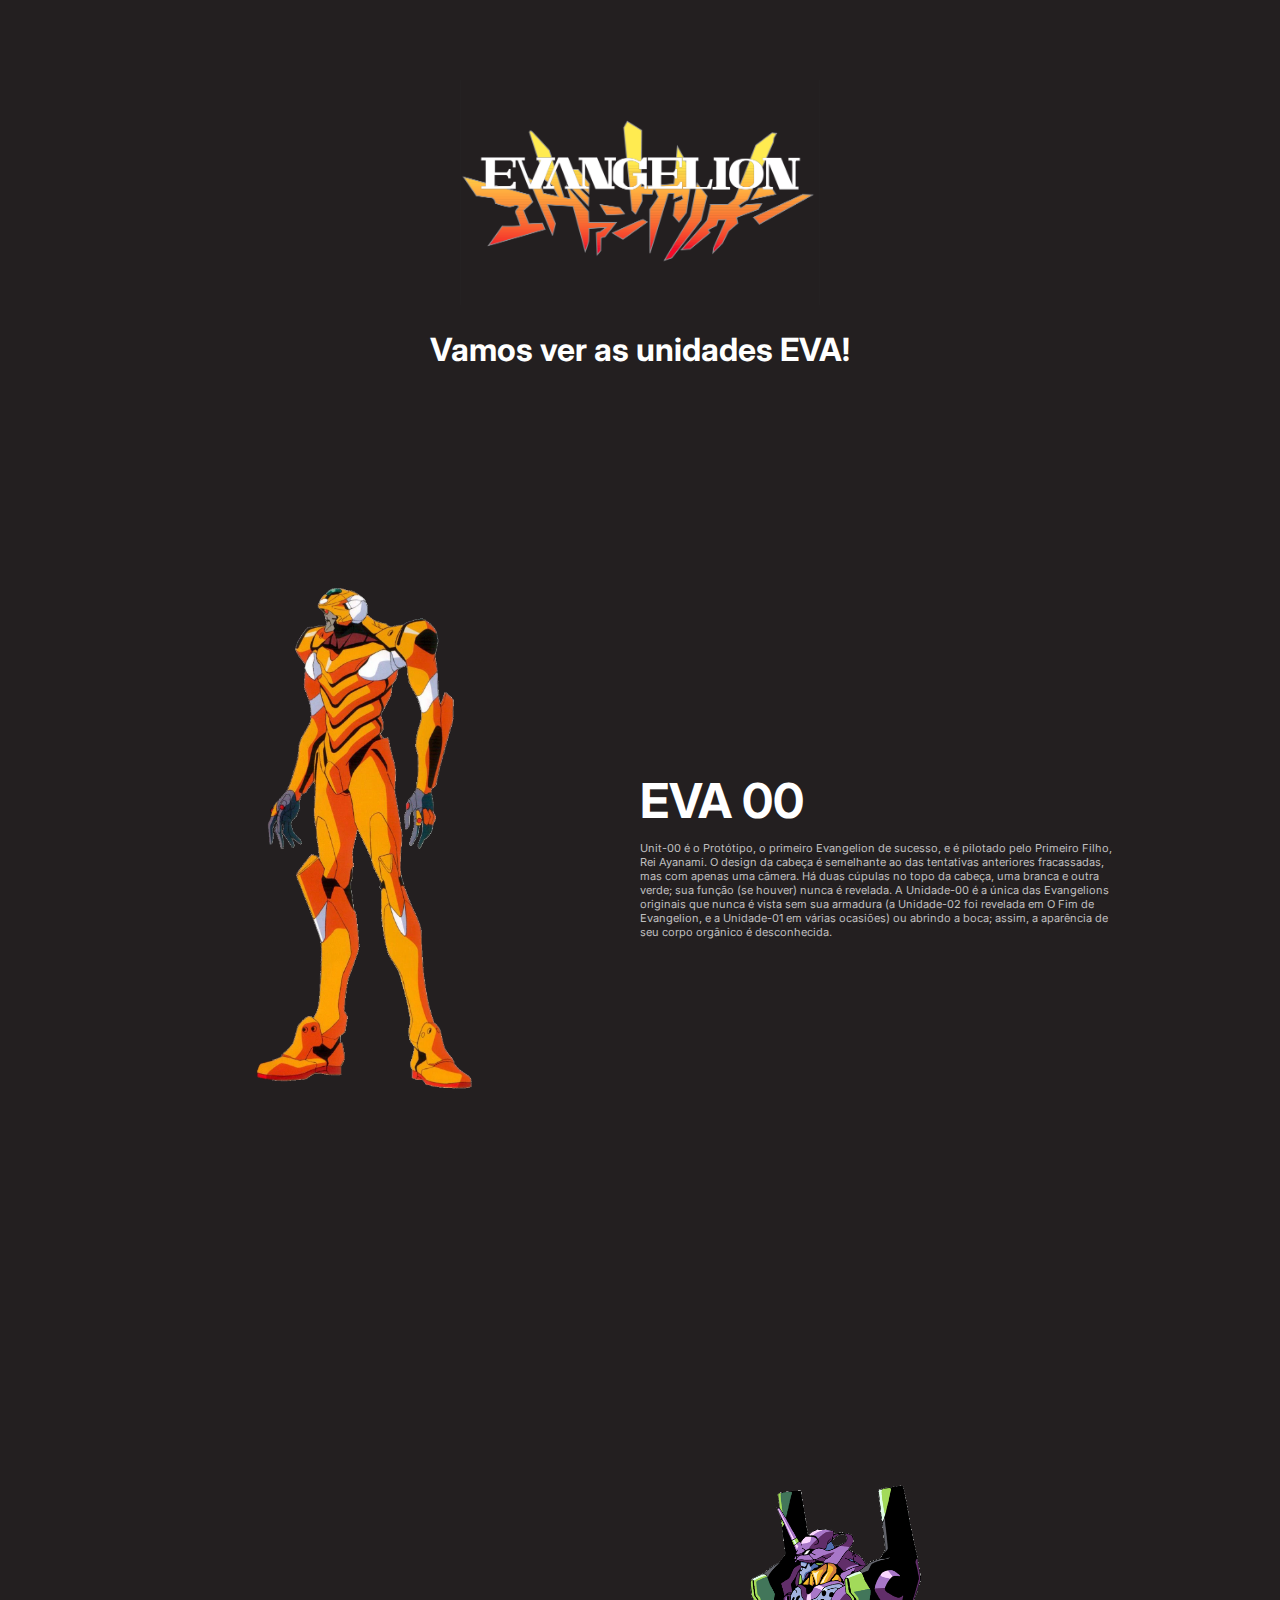
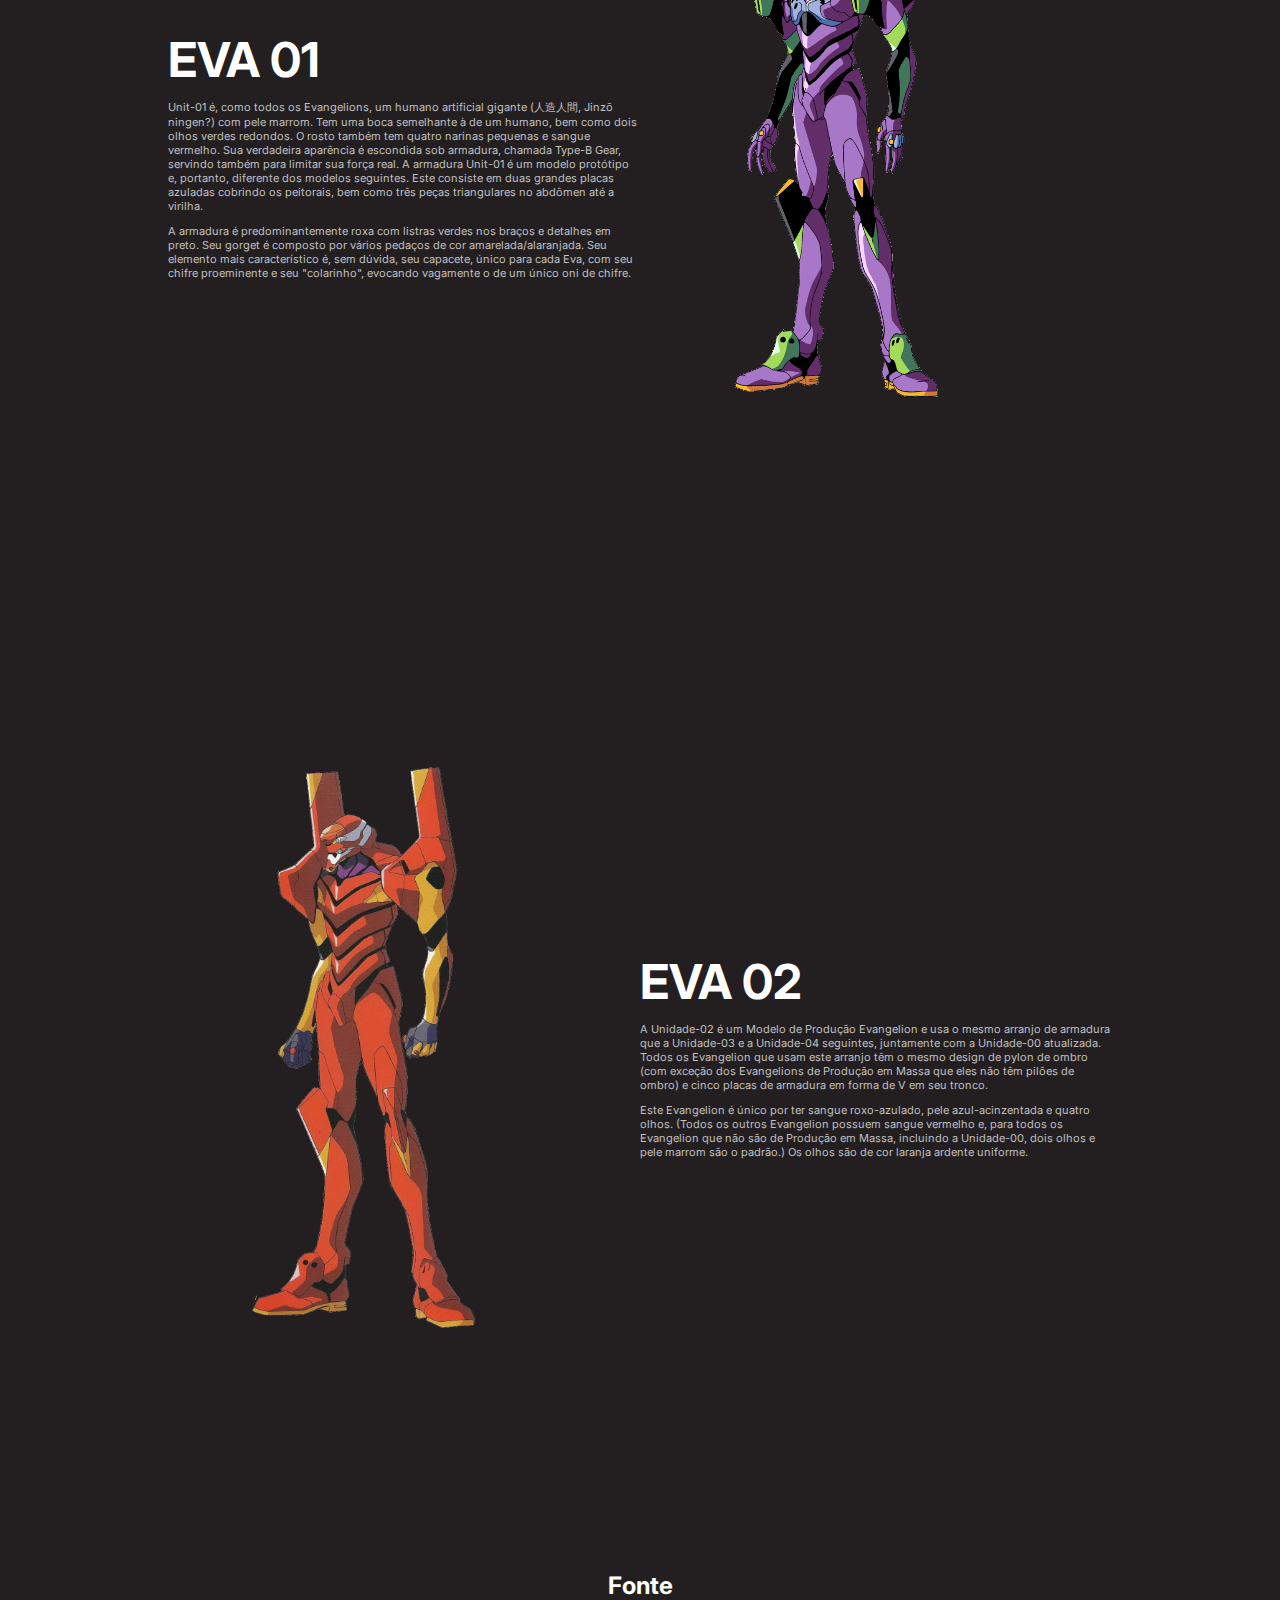
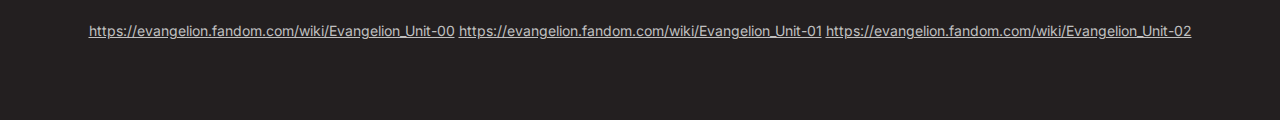
<file: index.html>
<!DOCTYPE html>
<html lang="en">
<head>
    <meta charset="UTF-8">
    <meta http-equiv="X-UA-Compatible" content="IE=edge">
    <meta name="viewport" content="width=device-width, initial-scale=1.0">
    <link rel="stylesheet" href="style.css">
    <link rel="preconnect" href="https://fonts.googleapis.com">
<link rel="preconnect" href="https://fonts.gstatic.com" crossorigin>
<link href="https://fonts.googleapis.com/css2?family=Dancing+Script:wght@400;700&family=Inter:wght@400;700&display=swap" rel="stylesheet">
    <title>EVAS</title>
</head>
<body>
    <section class="conteudo">
        <div class="conteudo-titulo">
            <img class="logo" src="img/neon-genesis-evangelion-logo-4.png" alt="Evangelion Neon Genesis">
            <h1>Vamos ver as unidades EVA!</h1>
        </div>
    </section>
    <section class="container segundario">
        <img class="EVA" src="img/Evangelion_Unit-00_Prototype_front.webp" alt="EVA00">
        <div>
            <h2 class="descriçao__titulo">EVA 00</h2>
            <p class="descriçao__texto">Unit-00 é o Protótipo, o primeiro Evangelion de sucesso, e é pilotado pelo Primeiro Filho, Rei Ayanami. O design da cabeça é semelhante ao das tentativas anteriores fracassadas, mas com apenas uma câmera. Há duas cúpulas no topo da cabeça, uma branca e outra verde; sua função (se houver) nunca é revelada. A Unidade-00 é a única das Evangelions originais que nunca é vista sem sua armadura (a Unidade-02 foi revelada em O Fim de Evangelion, e a Unidade-01 em várias ocasiões) ou abrindo a boca; assim, a aparência de seu corpo orgânico é desconhecida.</p>
        </div>
    </section>
    <section class="container segundario">
        <div class="container__descriçao">
            <h2 class="descriçao__titulo">EVA 01</h2>
            <p class="descriçao__texto">Unit-01 é, como todos os Evangelions, um humano artificial gigante (人造人間, Jinzō ningen?) com pele marrom. Tem uma boca semelhante à de um humano, bem como dois olhos verdes redondos. O rosto também tem quatro narinas pequenas e sangue vermelho. Sua verdadeira aparência é escondida sob armadura, chamada Type-B Gear, servindo também para limitar sua força real. A armadura Unit-01 é um modelo protótipo e, portanto, diferente dos modelos seguintes. Este consiste em duas grandes placas azuladas cobrindo os peitorais, bem como três peças triangulares no abdômen até a virilha.</p>
            <p class="descriçao__texto">A armadura é predominantemente roxa com listras verdes nos braços e detalhes em preto. Seu gorget é composto por vários pedaços de cor amarelada/alaranjada. Seu elemento mais característico é, sem dúvida, seu capacete, único para cada Eva, com seu chifre proeminente e seu "colarinho", evocando vagamente o de um único oni de chifre.</p>
        </div>
        <img class="EVA" src="img/Evangelion_Unit-01_front1.webp" alt="EVA01">
    </section>
    <section class="container segundario">
        <img class="EVA" src="img/Evangelion_Unit-02_V2_front.webp" alt="EVA02">
        <div>
            <h2 class="descriçao__titulo">EVA 02</h2>
            <p class="descriçao__texto">A Unidade-02 é um Modelo de Produção Evangelion e usa o mesmo arranjo de armadura que a Unidade-03 e a Unidade-04 seguintes, juntamente com a Unidade-00 atualizada. Todos os Evangelion que usam este arranjo têm o mesmo design de pylon de ombro (com exceção dos Evangelions de Produção em Massa que eles não têm pilões de ombro) e cinco placas de armadura em forma de V em seu tronco.</p>
            <p class="descriçao__texto">Este Evangelion é único por ter sangue roxo-azulado, pele azul-acinzentada e quatro olhos. (Todos os outros Evangelion possuem sangue vermelho e, para todos os Evangelion que não são de Produção em Massa, incluindo a Unidade-00, dois olhos e pele marrom são o padrão.) Os olhos são de cor laranja ardente uniforme.</p>
        </div>
    </section>
    <footer class="rodape">
        <h2>Fonte</h2>
        <a class="rodape__fonte link" href="https://evangelion.fandom.com/wiki/Evangelion_Unit-00">https://evangelion.fandom.com/wiki/Evangelion_Unit-00</a>
        <a class="rodape__fonte link" href="https://evangelion.fandom.com/wiki/Evangelion_Unit-01">https://evangelion.fandom.com/wiki/Evangelion_Unit-01</a>
        <a class="rodape__fonte link" href="https://evangelion.fandom.com/wiki/Evangelion_Unit-02">https://evangelion.fandom.com/wiki/Evangelion_Unit-02</a>
    </footer>
    </section>
</body>
</html>
</file>
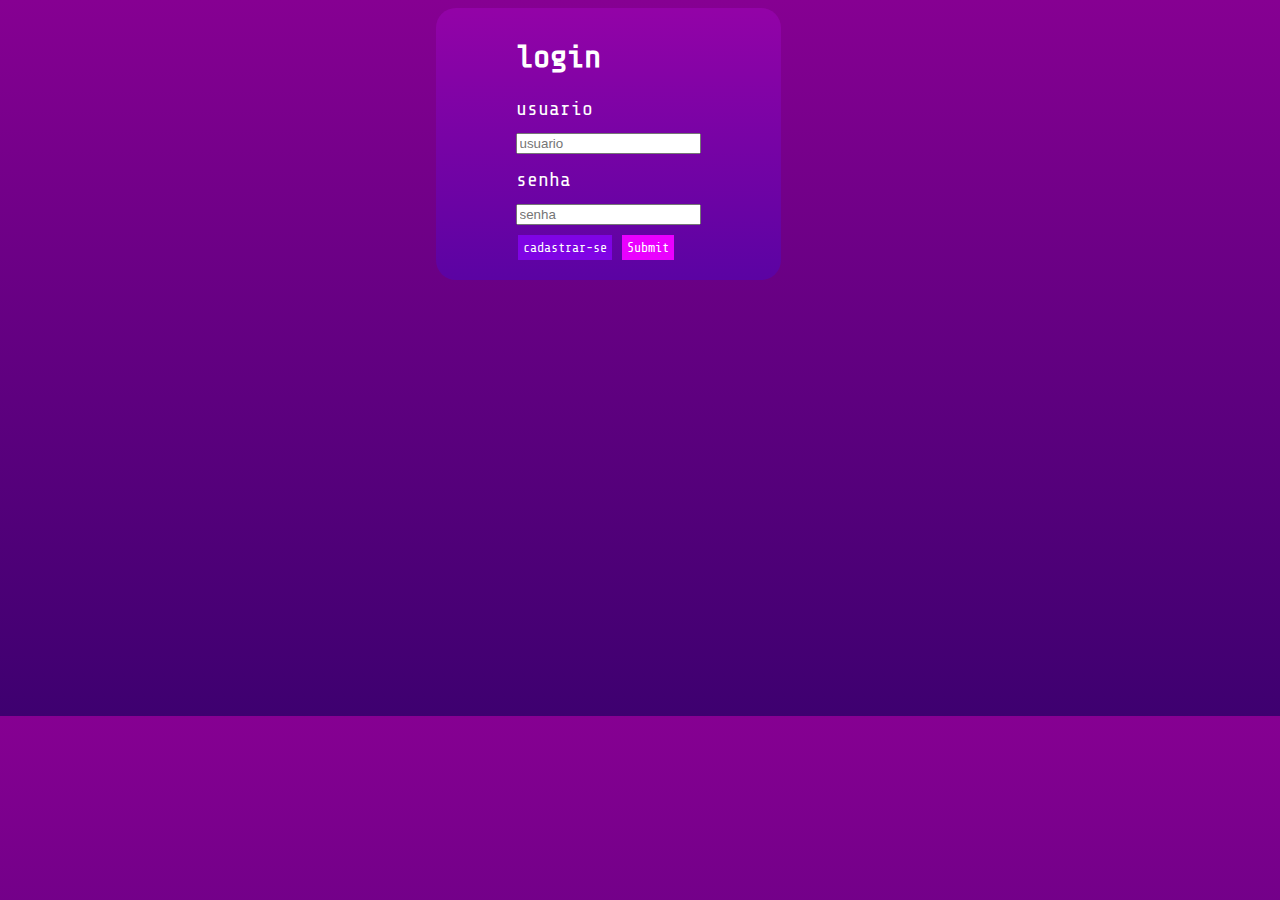
<file: login.html>
<!DOCTYPE html>
<html lang="pt-br">
<head>
    <meta charset="UTF-8">
    <meta name="viewport" content="width=device-width, initial-scale=1.0">
    <link rel="stylesheet" href="style/login.css">
    <title>login</title>
</head>
<body>
    <form>
    <section class="conteudo_login">
        <div class="entrada_texto">
        <h1>login</h1>
        <div>
            <h1 class="texto_cadastro">usuario</h1>
            <input placeholder="usuario" id="usuario" type="text">
        </div>
        <div>
            <h1 class="texto_cadastro">senha</h1>
            <input placeholder="senha" id="senha" type="password">
        </div>
    </div>
    <div class="botao">
        <button class="botao1">cadastrar-se</button>
        <input onclick="logar(); return false" type="submit" class="botao2">
    </div>
</section>
</form>
<script>
    function logar(){
var login = document.getElementById('usuario').value;
var senha = document.getElementById('senha').value;

if(login == "Ryan" && senha == "123"){
    alert('sucesso');
    location.href = "index.html";
}else{
    alert('Usuario ou senha incorretos');
}

}

</script>
</body>
</html>
</file>
<file: style.css>
:root{
    --cor-texto: #FFFFFF;
    --cinza-descrição: #C0C0C0;
    --fonte-principal: 'Inter';
    --cor-de-fundo: #231f20;
}
body{
    background-color: var(--cor-de-fundo);
    font-family: var(--fonte-principal);
    color: var(--cor-texto);
    font-size: 16px;
    font-weight: 400;
}
.EVA{
    width: 50%;
    padding: 0 0 0 3em;
}
.conteudo{
    max-width: 1200px;
    margin:0 auto;
}
.logo{
    width: 30%;
}
.conteudo-titulo{
    text-align: center;
    margin-top: 80px;
    font-size:16px ;
}

.container{
    height: 50vh;
    display: grid;
    grid-template-columns: 50% 50%;
}

.segundario{
    align-items: center;
    margin: 0 0.1em;
}
.descriçao__titulo{
    font-weight: 700;
    font-size: 24px;
    color: var(--cor-texto);
    margin-bottom: 0.1em;
}
.descriçao__texto{
    color: var(--cinza-descrição);
    font-size: 11px;
    display: flex;
}

.rodape__fonte {
    margin: 1em 0;
    color: var(--cinza-descrição);
    font-size: 14px;
}
.rodape {
    text-align: center;
    margin: 1em 1em;
}
.link a:hover{
    color: var(--cor-texto);
}
.link a:active{
    color: purple;
}
@media screen and (min-width: 768px) {
    .EVA{
        width: 50%;
        padding: 0 0 0 5em;
    }
    .conteudo{
        max-width: 1200px;
        margin:0 auto;
    }
    .logo{
        width: 30%;
    }
    .conteudo-titulo{
        text-align: center;
        margin-top: 80px;
    }
    
    .container{
        height: 100vh;
        display: grid;
        grid-template-columns: 50% 50%;
    }
    
    .segundario{
        align-items: center;
        margin: 0 10em;
    }
    .descriçao__titulo{
        font-weight: 700;
        font-size: 48px;
        color: var(--cor-texto);
        margin-bottom: 0.1em;
    }
    .descriçao__texto{
        color: var(--cinza-descrição);
    }
    
    .rodape__fonte {
        margin: 1em 0;
        color: var(--cinza-descrição);
        font-size: 14px;
    }
    .rodape {
        text-align: center;
        margin: 5em 3em;
    }
    .link a:hover{
        color: var(--cor-texto);
    }
    .link a:active{
        color: purple;
    }
}
</file>
<file: style/login.css>
@import url('https://fonts.googleapis.com/css2?family=Share+Tech+Mono&display=swap');

body{
    background-image: linear-gradient(#860092, #3e0070);
    align-items: center;
    color: var(--cor-do-texto);
    font-family: "Share Tech Mono", monospace;
    font-weight: 400;
    font-style: normal;
    max-width: 1200px;
    max-height: 1200px;
    min-height: 700px;
    justify-items: center;
    min-width:346px;
}
section{
    background-image: linear-gradient(#9303a7, #5b03a3);
    padding:  10px 80px 20px 80px;
    border-radius: 20px;
}
.conteudo_login{
    color: white;
}
.texto_cadastro{
    font-size: 20px;
    font-weight: 100;
}
.botao{
    display: flex;
    width: 160px;
    justify-content: center;
    margin-top: 10px;
}
.botao1{
    background-color: #7f04e4;
    border: none;
    color: white;
    font-family: "Share Tech Mono", monospace;
    font-weight: 400;
    font-style: normal;
    padding: 5px;
}
.botao2{
    color: white;
    background-color: #ea00ff;
    border: none;
    font-family: "Share Tech Mono", monospace;
    font-weight: 400;
    font-style: normal;
    padding: 5px;
    margin-left: 10px;
}
.botao1:active{
    background-color: #3f3f3f;
}
.botao2:active{
    background-color: #3f3f3f;
}
.botao1:hover{
    background-color: #420277;

}
.botao2:hover{
    background-color: #770281;
}
</file>
